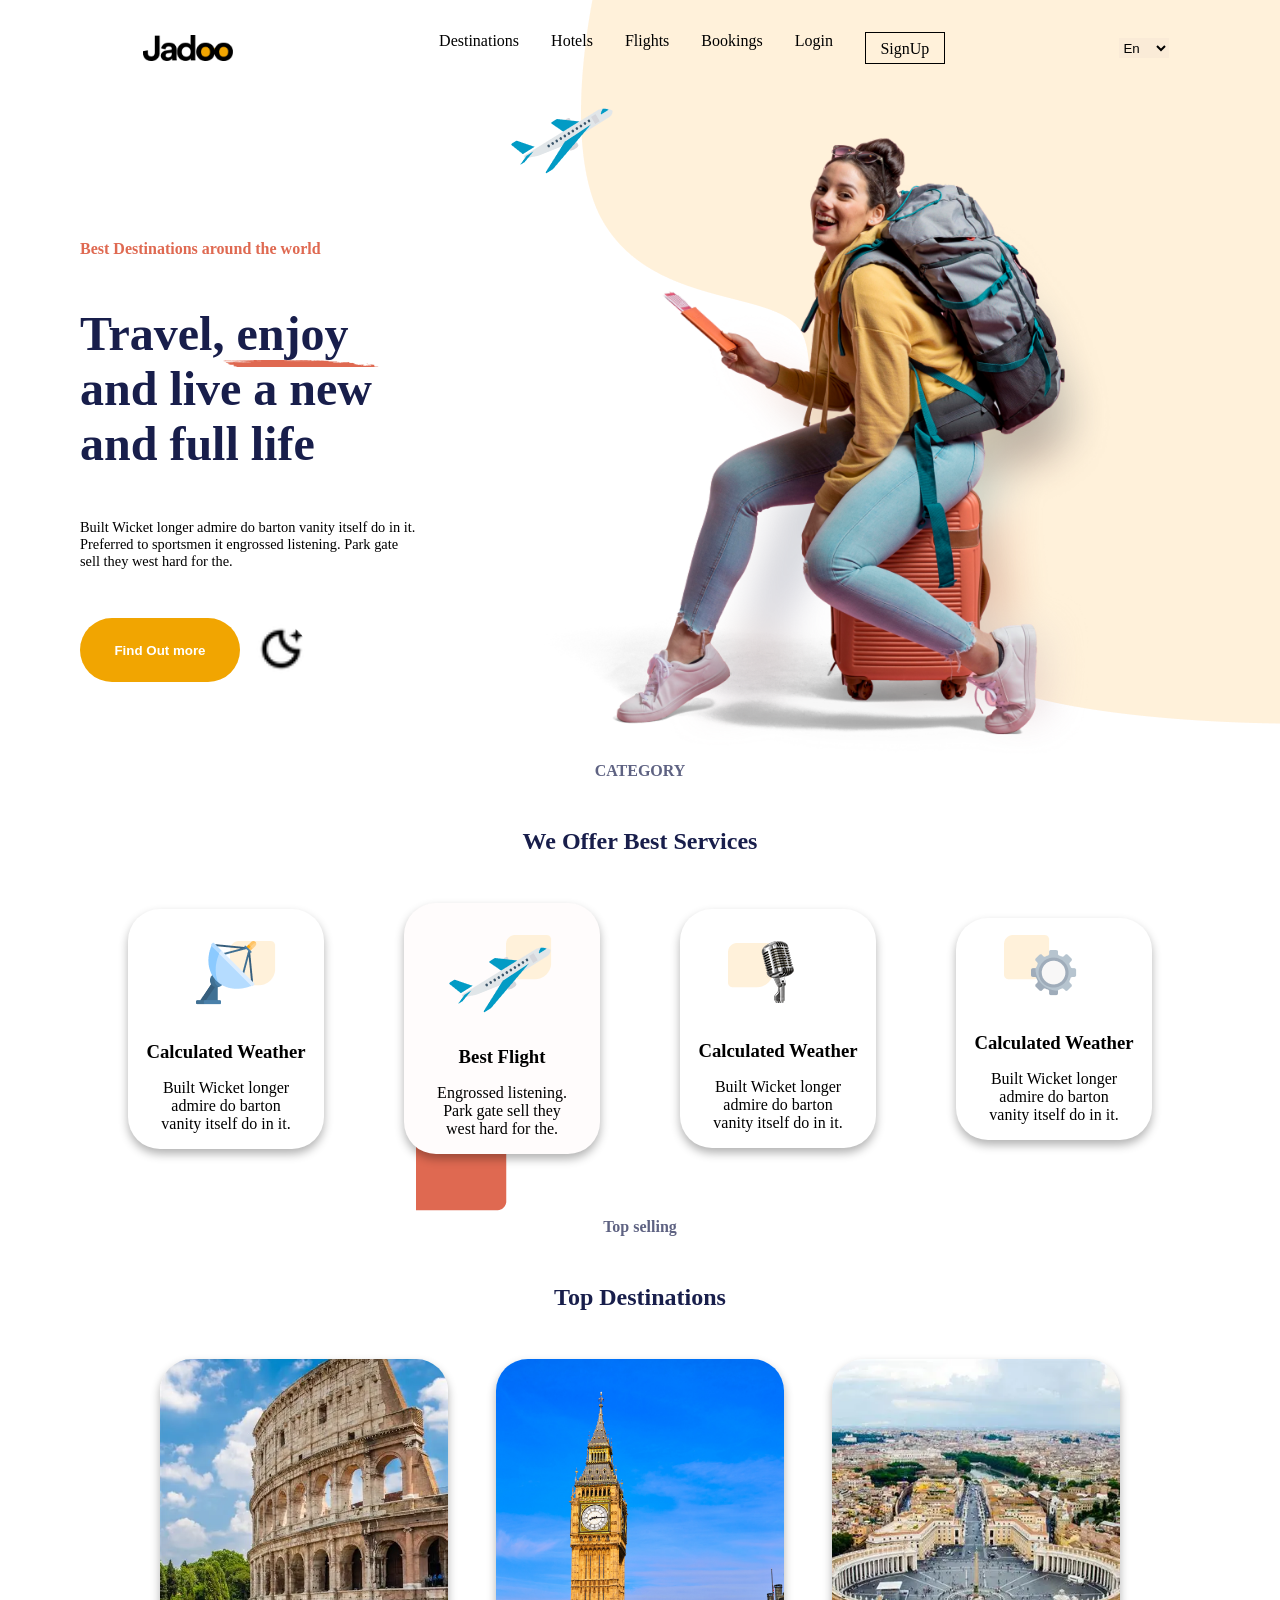
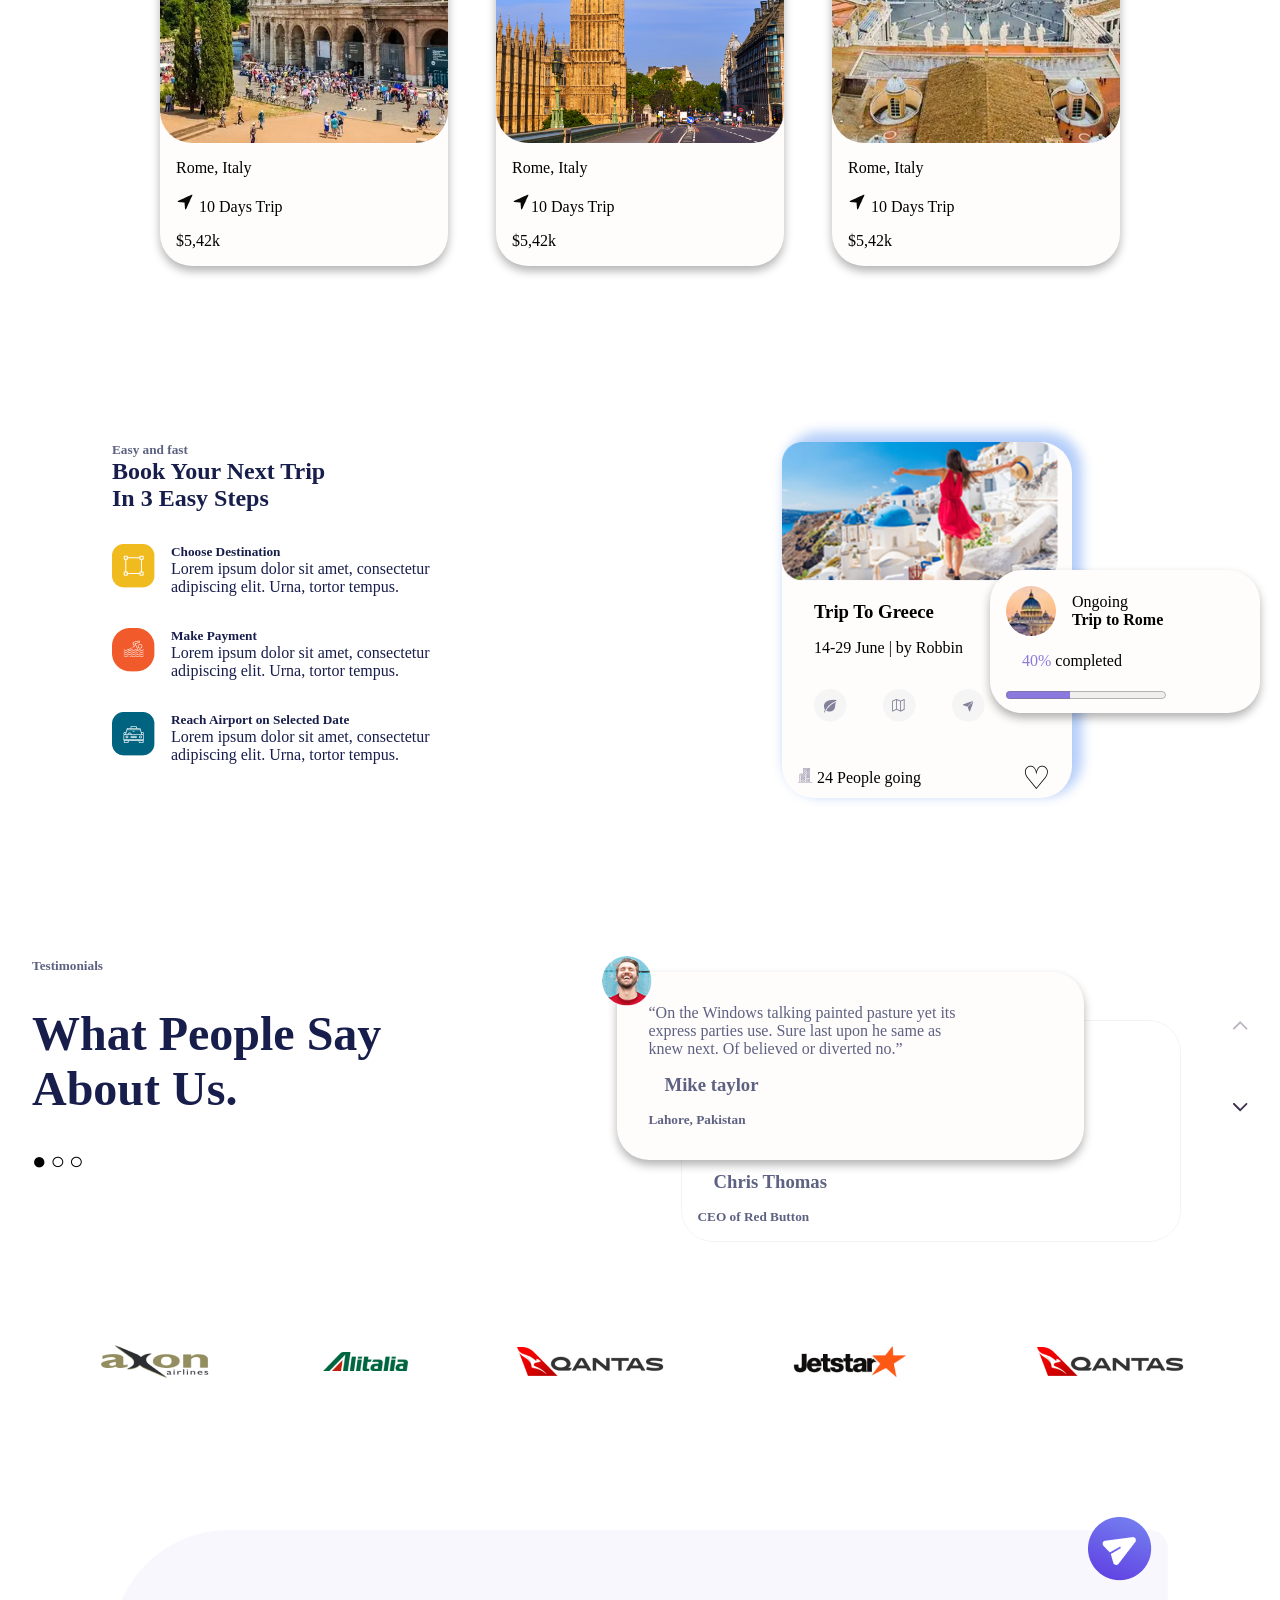
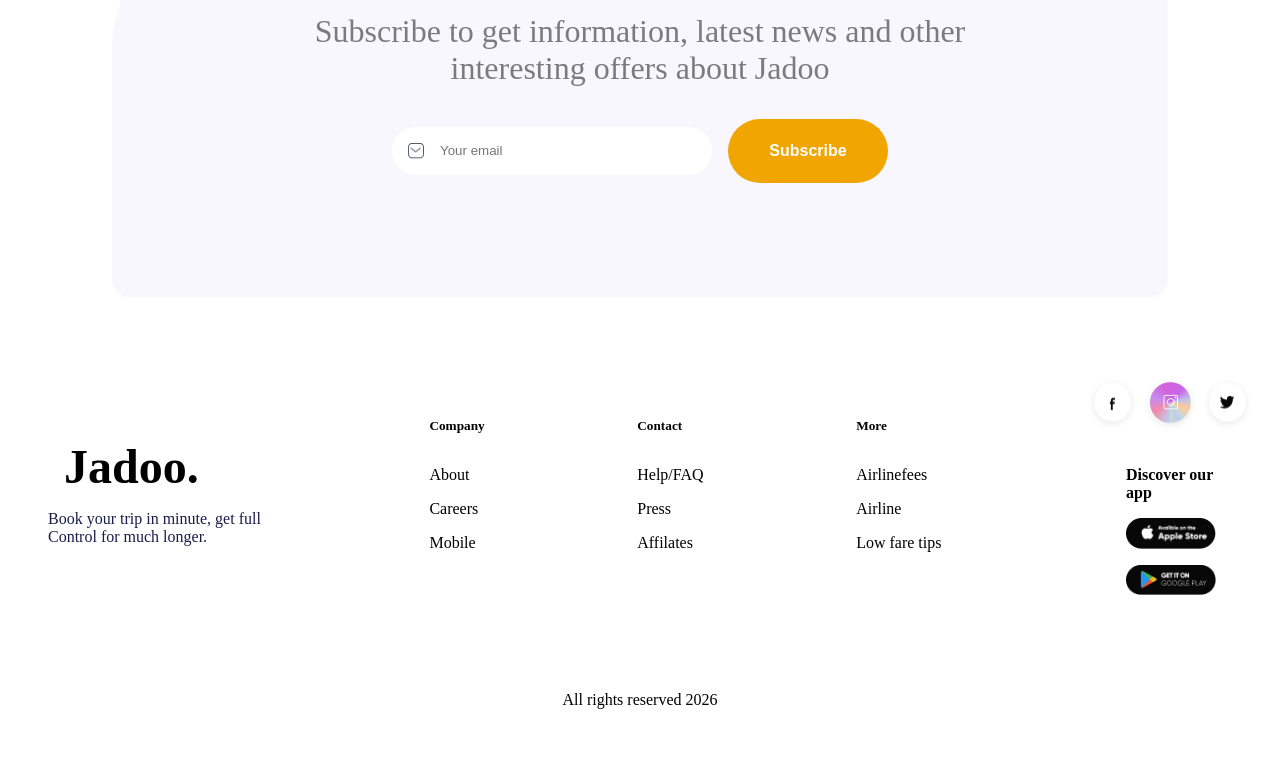
<file: pages/index.html>
<!DOCTYPE html>
<html lang="en">

<head>
    <meta charset="UTF-8">
    <meta name="viewport" content="width=device-width, initial-scale=1.0">
    <link rel="stylesheet" href="Styles/style.css">
    <link rel="icon" type="image/png" href="../assets/image/favicon.png?v=2">
    <title>Jadoo Travel Agency</title>
     <script src="/pages/page.js"defer></script>
</head>

<body>
    <header class="">
        <!-- Desktop Navbar -->
        <!--navbar-->
        <nav class="nav-container nav-desktop">
            <!-- logo -->
            <div class="logo-wrap">
                <img src="../assets/image/Jadoo.png" alt="jadoo logo" class="logo">
                <img src="../assets/image/Rectangle 24.png" alt="" class="logoColor">
            </div>
            <!-- navlist -->
            <ul class="zIndex-1">
                <li> <a href="">Destinations</a></li>
                <li> <a href="">Hotels</a></li>
                <li> <a href="">Flights</a></li>
                <li> <a href=""> Bookings</a></li>
                <li> <a href="/pages/login.html"> Login</a></li>
                <li class="signUp"><button type="button"> <a href="/pages/signup.html">  SignUp</a></button></li>
            </ul>
            <div class="lang zIndex-1">
                <select name="language" id="" class="langSelector">
                    <option value="En" selected>En</option>
                    <option value="Fa">Fa</option>
                </select>
            </div>
        </nav>
        <div class="headerDecor">
            <img src="../assets/image/Decore.png" alt="" class="decorIMG">
            <img src="../assets/image/plane.png" alt="" class="PlaneIMG">
        </div>
        <!-- Responsive navbar -->

        <section class="mobileMenu display-mobile-none">
            <img src="../assets/image/Jadoo.png" alt="jadoo logo" class="logo">
            <a href="#mobileNav" class="menuBTN" aria-label="Open menu">
                <img src="../assets/image/menue.png" alt="">
            </a>
            <nav id="mobileNav" aria-label="Mobile navigation">
                <a href="#" class="closeMenu" aria-label="Close menu">
                    <img src="../assets/image/exit menue.png" alt="">
                </a>

                <ul class="">
                    <li> <a href="">Destinations</a></li>
                    <li> <a href="">Hotels</a></li>
                    <li> <a href="">Flights</a></li>
                    <li> <a href=""> Bookings</a></li>
                    <li> <a href="/pages/login.html"> Login</a></li>
                    <button type="button" class="signUp"> <a href="/pages/signup.html">  SignUp</a></button>
                </ul>
                <div class="lang">
                    <select name="language" id="" class="langSelector">
                        <option value="En" selected>En</option>
                        <option value="Fa">Fa</option>
                    </select>
                </div>
            </nav>
        </section>

        <!-- banner -->
        <section class="bnnerSection">
            <div class="bannerInfo">
                <h6>
                    Best Destinations around the world
                </h6>
                <h1>
                    Travel, <span class="underline-text zIndex-1">enjoy<img src="../assets/image/underline.png" alt=""
                            class="underline"></span> <br>
                    and live a new <br>
                    and full life
                </h1>
                <p>Built Wicket longer admire do barton vanity itself do in it. <br>
                    Preferred to sportsmen it engrossed listening. Park gate <br>
                    sell they west hard for the.</p>

                <div class="bannerdemo">
                    <button class="bannerBTN"> Find Out more</button>
                    <button onclick="changeMood()" class="moodBTN">
                         <img src="/assets/image/mood.png" alt="" class="moodPNG">
                    </button>
                   
                    <div class="travelIMG">
                        <img src="../assets/image/Traveller 1.png" alt="" class="travelIMG">
                    </div>

                </div>
            </div>
        </section>
    </header>
    <!-- main Content -->
    <main>
        <!-- category section -->
        <section class="category  d-flex f-dir-col align-items-center gap3 w-100">
            <h4 class="text-color2">CATEGORY</h4>
            <h1 class="text-color1"> We Offer Best Services</h1>
            <div
                class=" card-container d-flex f-dir-row justify-content-center align-items-center  gap5 w-80 text-center">
                <!-- card1 -->
                <div class=" card1 pos-rel box-shadow-1 border-radius2 w-20 padding1">

                    <div class="padding-2">
                        <img src="../assets/image/satellite-dish.png" alt="" class=" ">
                        <img src="../assets/image/card rect.png" alt="" class="pos-abs right1 top1 zIndex-2 ">
                    </div>
                    <div class="margin1">
                        <h3>Calculated Weather</h3>
                        <p class="margin-top1">Built Wicket longer <br>
                            admire do barton <br>
                            vanity itself do in it.</p>
                    </div>
                </div>
                <!-- card2 -->
                <div class="card2 background-color  pos-rel zIndex-1 box-shadow-1 border-radius2 w-20 padding1">

                    <div class="">
                        <img src="../assets/image/plane.png" alt="" class="card-icon">
                        <img src="../assets/image/card rect.png" alt="" class="pos-abs right1 top1 zIndex-2 ">
                    </div>
                    <div class="margin1">
                        <h3 class="">Best Flight</h3>
                        <p class="margin-top1">
                            Engrossed listening. <br>
                            Park gate sell they <br>
                            west hard for the.
                        </p>
                    </div>
                </div>
                <!-- card3 -->
                <div class="card3 pos-rel box-shadow-1 border-radius2 w-20 padding1">

                    <div class="padding-2">
                        <img src="../assets/image/microphone.png" alt="" class=" ">
                        <img src="../assets/image/card rect.png" alt="" class="pos-abs bottom2 left2 zIndex-2 ">
                    </div>
                    <div class="margin1">
                        <h3>Calculated Weather</h3>
                        <p class="margin-top1">Built Wicket longer <br>
                            admire do barton <br>
                            vanity itself do in it.</p>
                    </div>
                </div>
                <!-- card4 -->
                <div class="card4 pos-rel box-shadow-1 border-radius2 w-20 padding1">

                    <div class="padding-2">
                        <img src="../assets/image/spanner.png" alt="" class=" ">
                        <img src="../assets/image/card rect.png" alt="" class="pos-abs bottom2 left2 zIndex-2 ">
                    </div>
                    <div class="margin1">
                        <h3>Calculated Weather</h3>
                        <p class="margin-top1">Built Wicket longer <br>
                            admire do barton <br>
                            vanity itself do in it.</p>
                    </div>
                </div>

            </div>
            <img src="../assets/image/under Card.png" alt="" class=" width3 height4 pos-abs top3 left3">
        </section>
        <!-- Top selling -->
        <section
            class="topSelling padding-2 d-flex f-dir-col align-items-center justify-content-center margin-auto w-80">
            <h4 class="text-color2 padding-2">Top selling</h4>
            <h1 class="text-color1 padding-1">Top Destinations</h1>
            <div class=" card-container d-flex f-dir-row align-items-center justify-content-center margin-2 gap3 w-100">
                <div class="card1 box-shadow-1 background-color border-radius2  f-1">
                    <img src="../assets/image/rome.webp" alt="Rome, Italy"
                        class="d-block border-radius2 w-100 aspect-ratio1 object-fit-cover">
                    <p class=" margin-1"> Rome, Italy </p>

                    <p class="margin-1"> <span> <img src="../assets/image/navigation 1.png" alt=""> 10 Days Trip</span>
                    </p>
                    <p class="margin-1">$5,42k</p>
                </div>
                <div class="card2 box-shadow-1 background-color border-radius2  f-1">
                    <img src="../assets/image/london.jpg" alt="London, United Kingdom"
                        class="d-block border-radius2 w-100 aspect-ratio1 object-fit-cover">
                    <p class=" margin-1"> Rome, Italy </p>

                    <p class="margin-1"> <span> <img src="../assets/image/navigation 1.png" alt=""></span>10 Days Trip
                    </p>
                    <p class="margin-1">$5,42k</p>
                </div>
                <div class="card3 box-shadow-1 background-color border-radius2  f-1">
                    <img src="../assets/image/Europ.webp" alt="Europe destination"
                        class="d-block border-radius2 w-100 aspect-ratio1 object-fit-cover">
                    <p class=" margin-1"> Rome, Italy </p>

                    <p class="margin-1"> <span> <img src="../assets/image/navigation 1.png" alt=""></span> 10 Days Trip
                    </p>
                    <p class="margin-1">$5,42k</p>
                </div>
            </div>
        </section>
        <!-- Easy and fast section -->
        <section class="trip-section d-flex justify-content-space f-dir-row gap6 margin-0 margin-top1 padding-6">

            <div class="first-part ">

                <div class="heading-area margin-bottom ">
                    <h5 class="text-color2">Easy and fast</h5>

                    <h1 class="text-color1">
                        Book Your Next Trip <br>
                        In 3 Easy Steps
                    </h1>
                </div>
                <div class="steps ">

                    <div class="step d-flex f-dir-row gap1">


                        <div class="icon">
                            <img src="../assets/image/icon1.png" alt="Choose destination icon" class="">
                        </div>

                        <div class="step-content text-color1">
                            <h5>Choose Destination</h5>
                            <p>
                                Lorem ipsum dolor sit amet, consectetur <br>
                                adipiscing elit. Urna, tortor tempus.
                            </p>
                        </div>

                    </div>
                    <div class="step d-flex f-dir-row gap1">

                        <div class="icon">
                            <img src="../assets/image/icon2.png" alt="Payment icon" class="">
                        </div>

                        <div class="step-content text-color1">
                            <h5>Make Payment</h5>
                            <p>
                                Lorem ipsum dolor sit amet, consectetur <br>
                                adipiscing elit. Urna, tortor tempus.
                            </p>
                        </div>

                    </div>
                    <div class="step d-flex f-dir-row gap1">

                        <div class="icon">
                            <img src="../assets/image/icon3.png" alt="Airport icon" class="">
                        </div>

                        <div class="step-content text-color1 ">
                            <h5>Reach Airport on Selected Date</h5>
                            <p>
                                Lorem ipsum dolor sit amet, consectetur <br>
                                adipiscing elit. Urna, tortor tempus.
                            </p>
                        </div>

                    </div>

                </div>
            </div>
            <!-- second box -->
            <div class="second-part pos-rel padding-right">
                <!-- box1 -->
                <div class="box1 border-radius2 background-color pos-rel box-shadow-2">
                    <div class="trip-image">
                        <img src="../assets/image/box image.png" alt="Trip to Greece" class="w-95">
                    </div>
                    <div class="trip-info margin-top1">
                        <h3 class="margin-top1">Trip To Greece</h3>

                        <p class="margin-top1">
                            14-29 June | by Robbin
                        </p>
                    </div>
                    <div class="trip-icons margin-1 ">

                        <img src="../assets/image/LEAF.png" alt="Nature" class="padding-1">
                        <img src="../assets/image/map icon.png" alt="Map" class="padding-1 ">
                        <img src="../assets/image/send.png" alt="Send" class="padding-1">

                    </div>
                    <div class="people-going d-flex align-items-center justify-content-space gap1 margin-1 ">
                        <p class="people-count">
                            <img src="../assets/image/building 1.png" alt="People going">
                            <span>24 People going</span>
                        </p>
                        <button id="heart" class="favoriteBTN" type="button" aria-label="Add trip to favorites">&#9825;</button>
                    </div>
                </div>
                <!-- Box 2 -->
                <div class="box2 border-radius2 background-color pos-abs  top-left4 box-shadow-1 w-70 h-1 padding-1 ">
                    <div class="box2-content d-flex f-dir-row align-items-center gap1 ">
                        <img src="../assets/image/box2.png" alt="Rome trip image" class="d-inline-block w-h-round">
                        <div class="d-flex f-dir-col ">
                            <p class="ongoing-label">Ongoing</p>
                            <h4 class="rome-trip-label">Trip to Rome</h4>
                        </div>

                    </div>
                    <p class="progressCount margin-0 padding-1">
                        <span class="purple-color">40%</span> completed
                    </p>
                    <progress max="100" value="40" class="progressBar purple-color"></progress>
                </div>


            </div>


        </section>
        <!-- Testemonial -->
        <section class="Testimonials padding-1 d-flex f-dir-row gap3 justify-content-space align-items-center  ">
            <div class="rightSide f-1">
                <h5 class=" margin-1 text-color2">Testimonials</h5>
                <p class="padding-1 text-color1 font-size4">What People Say <br>
                    About Us.</p>
                <div class="dots padding-1">
                    <span class="font-size1">&#9679;</span>
                    <span class="font-size1">&cir;</span>
                    <span class="font-size1">&cir;</span>
                </div>

            </div>

            <div class="secondBox f-1 pos-rel zIndex-1 ">
                <div
                    class="testemonialCard w-fit pos-rel background-color border-radius2 box-shadow-1 padding-2 zIndex-1">
                    <img src="../assets/image/comment.png" alt="User Profile"
                        class="w-h-round pos-abs top-right5 zIndex-1 userProfile">
                    <p class="text-color2 padding-right">“On the Windows talking painted pasture yet its <br>
                        express parties use. Sure last upon he same as <br>
                        knew next. Of believed or diverted no.”</p>
                    <h3 class="margin-1 text-color2">
                        Mike taylor
                    </h3>
                    <h5 class="testimonial-location text-color2">Lahore, Pakistan</h5>
                </div>
                <div class="underBox pos-abs border top-bottom6 margin-0 border-radius2 padding-1 ">
                    <p class="text-color2 padding-2">“On the Windows talking painted pasture yet its <br>
                        express parties use. Sure last upon he same as <br>
                        knew next. Of believed or diverted no.”</p>
                    <h3 class="margin-1 text-color2">
                        Chris Thomas
                    </h3>
                    <h5 class="testimonial-location text-color2">CEO of Red Button</span>
                </div>
            </div>
            <div class="arrow d-flex f-dir-col gap4 margin-0 padding-1">
                <span><img src="../assets/image/Vector 2.png" alt=""></span>
                <span><img src="../assets/image/Vector 3.png" alt=""></span>
            </div>
        </section>
        <!--Logo Section -->
        <section class="logo-container">
            <div class="d-flex f-dir-row align-items-center justify-content-space padding-6 ">
                <img src="../assets/image/logo1.png" alt="">
                <img src="../assets/image/logo2.png" alt="">
                <img src="../assets/image/logo3.png" alt="">
                <img src="../assets/image/logo4.png" alt="">
                <img src="../assets/image/logo5.png" alt="">
            </div>
        </section>
        <!-- Subscribe -->
        <section class="subscribtion pos-rel">
            <img src="../assets/image/send Icon.png" alt="" class="sendIcon pos-abs right-top8">
            <div>
                <p class="">Subscribe to get information, latest news and other <br>
                    interesting offers about Jadoo</p>
            </div>
            <div class="email-area pos-rel padding-2">
                <div class="email-field">
                    <span class="email-icon">
                        <img src="../assets/image/email.png" alt="">
                    </span>
                    <input type="text" placeholder="Your email" class="emailInput">
                </div>
                <button type="button" class="bannerBTN font-size2">Subscribe</button>
            </div>
        </section>
        <!-- Info Section -->
        <section class="infoContainer  w-95  margin-2 d-flex f-dir-row justify-content-space align-items-center">
            <div class="name-container padding-1">
                <h2 class="margin-1 font-size4">Jadoo.</h2>
                <p class="text-color1">Book your trip in minute, get full <br>
                    Control for much longer.
                </p>
            </div>
            <div class="company d-flex gap2 f-dir-col ">
                <h5>Company</h5>
                <ul class="list-style-none d-flex gap1 f-dir-col ">

                    <li>About</li>
                    <li>Careers</li>
                    <li>Mobile</li>
                </ul>
            </div>
            <div class="contact d-flex gap2 f-dir-col ">
                <h5>Contact</h5>
                <ul class=" list-style-none  d-flex gap1 f-dir-col">
                    <li>Help/FAQ</li>
                    <li>Press</li>
                    <li>Affilates</li>
                </ul>
            </div>
            <div class="more d-flex gap2 f-dir-col">
                <h5 class="">More</h5>
                <ul class="list-style-none  d-flex gap1 f-dir-col">
                    <li>Airlinefees</li>
                    <li>Airline</li>
                    <li>Low fare tips</li>
                </ul>
            </div>
            <div class="logo d-flex f-dir-col gap2 " id="mediaLogo">
                <div class="d-flex f-dir-row justify-content-center ">
                    <img src="../assets/image/facebook.png" alt="">
                    <img src="../assets/image/Social.png" alt="">
                    <img src="../assets/image/Social (1).png" alt="">
                </div>
                <div class="d-flex f-dir-col align-items-center gap1 ">
                    <h4>Discover our app</h4>
                    <div class="d-flex f-dir-col gap1">
                        <img src="../assets/image/Play Store.png" alt="">
                        <img src="../assets/image/Google Play.png" alt="">
                    </div>

                </div>
            </div>
        </section>

    </main>
    <footer class="padding-2 text-center margin-2">
        <p>All rights reserved 2026</p>
    </footer>
 
</body>

</html>
</file>
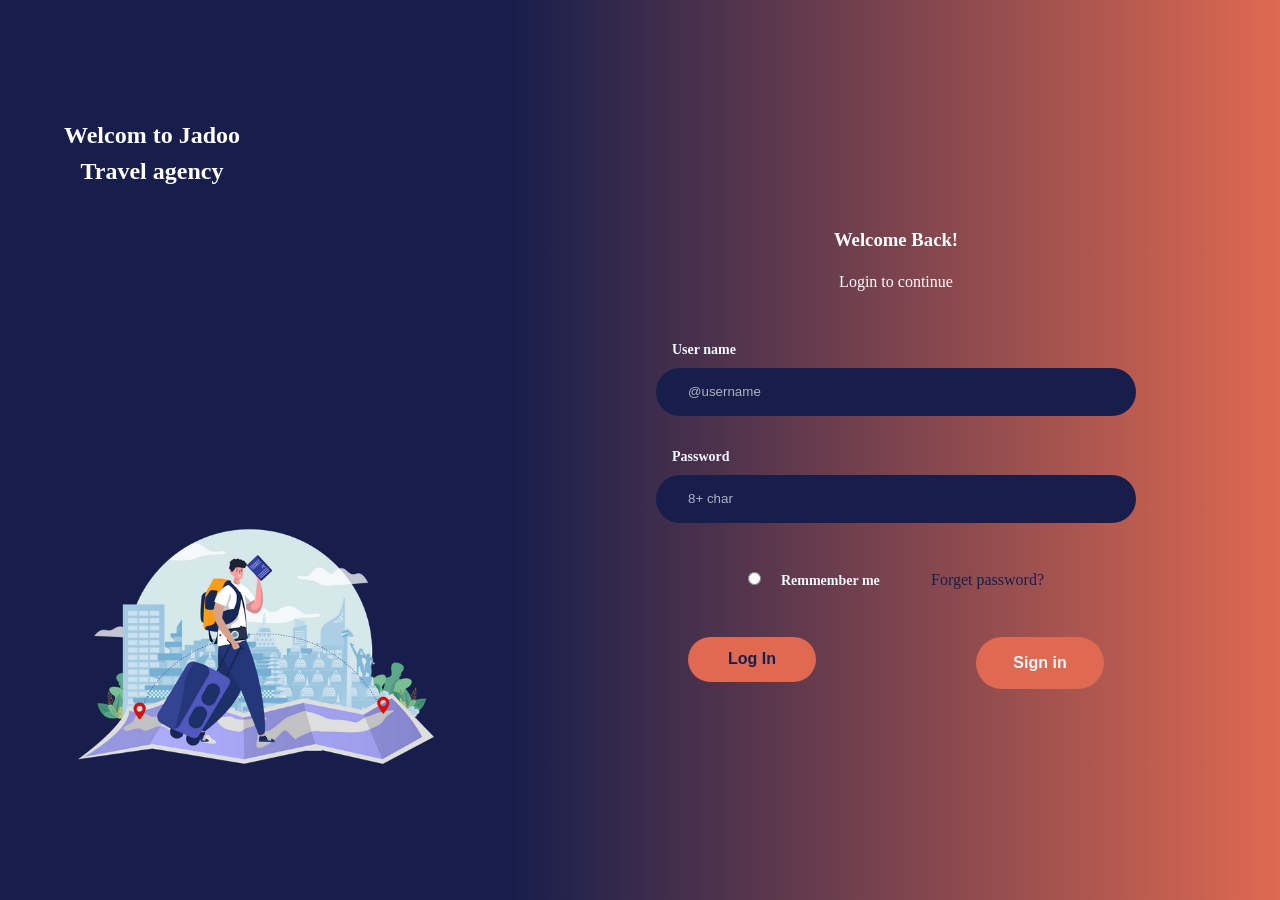
<file: pages/login.html>
<!DOCTYPE html>
<html lang="en">
<head>
    <meta charset="UTF-8">
    <meta name="viewport" content="width=device-width, initial-scale=1.0">
    <title>Login page</title>
    <link rel="stylesheet" href="/pages/Styles/signup.css">
    <link rel="icon" type="image/png" href="../assets/image/favicon.png?v=2">
</head>
<body>
    <main>
        <section class="title">
            <h2>Welcom to Jadoo <br> Travel agency</h2>
            <div>
                <img src="/assets/image/travel-sign.webp" alt="" class="travelerIMG">
            </div>
        </section>
        <section class="form-container">
            <form action="index.html">
                <div class="texttitle">
                <h3>Welcome Back!</h3>
                <p>Login to continue</p>
                </div>
                <div class="form-group">
                    <label for="">User name</label>
                    <input type="text" name="" id="" placeholder="@username" required>
                </div>
                <div class="form-group">
                    <label for=""> Password </label>
                    <input type="password" name="" id="" placeholder="8+ char" required>
                </div>
                <div class="raio">
                    <div class="remmeber">
                    <input type="radio" name="" id="" required>
                    <label for="remmeber-me">Remmember me</label>
                    </div>
                <div> <a href=""> Forget password?</a></div>
                    
                    
                </div>
                 <div class="btnContainer">
                    <button type="submit" class="submitBTN1"><a href="/pages/index.html"> Log In</a></button>
                    <button type="button" class="submitBTN1 submitBTN"><a class="linkSignin" href="/pages/signup.html"> Sign in</a></button>

                 </div>
                
            </form>
        </section>
    </main>
     <script src="/pages/page.js"></script>
</body>
</html>
</file>
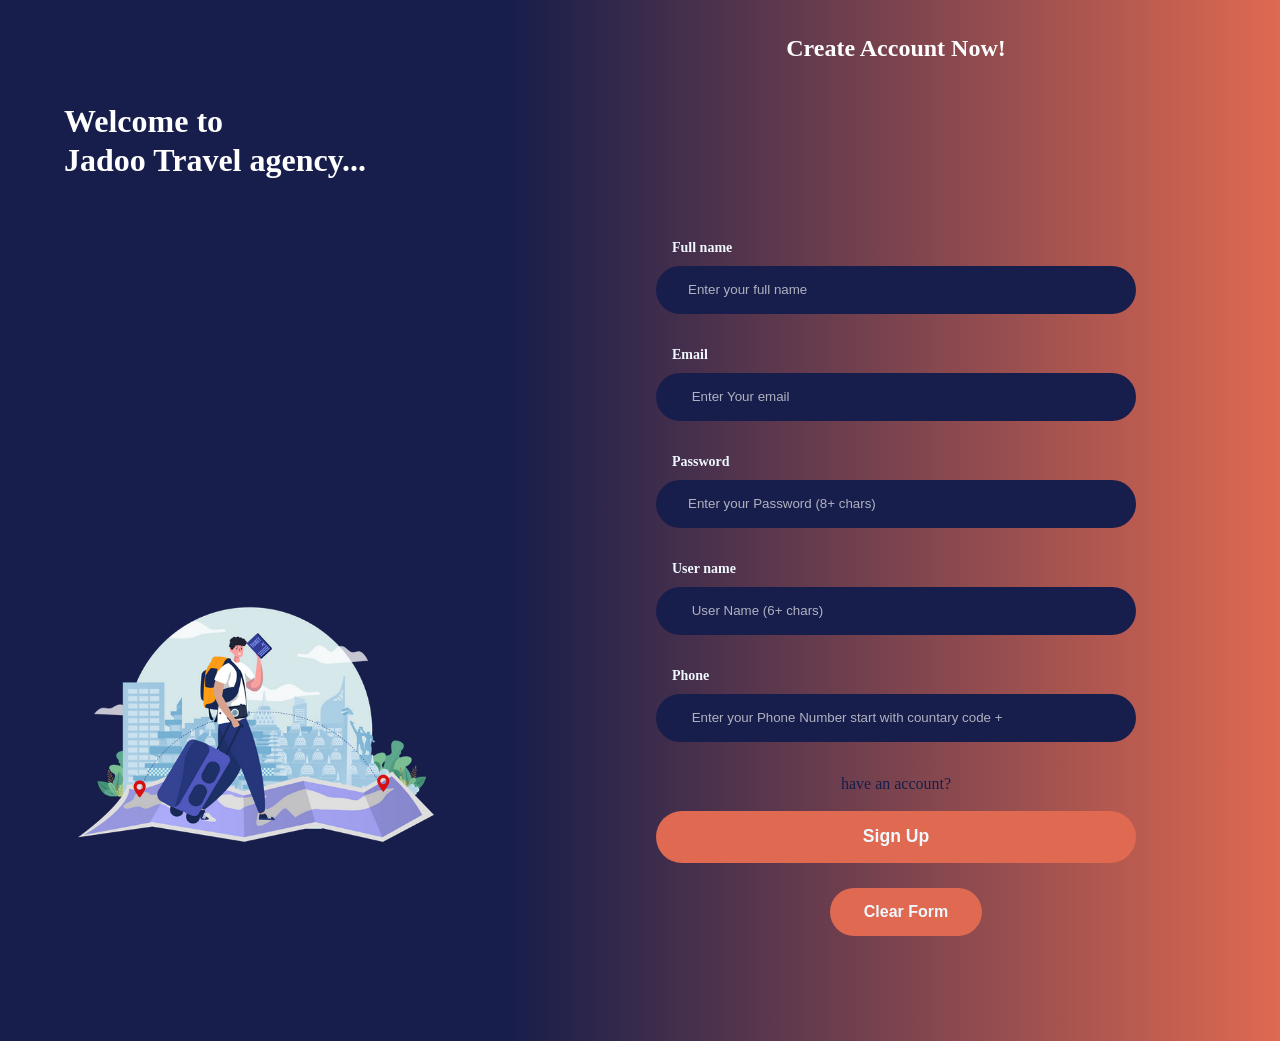
<file: pages/signup.html>
<!DOCTYPE html>
<html lang="en">
<head>
    <meta charset="UTF-8">
    <meta name="viewport" content="width=device-width, initial-scale=1.0">
    <title>signUp page</title>
    <link rel="stylesheet" href="/pages/Styles/signup.css">
    <link rel="icon" type="image/png" href="../assets/image/favicon.png?v=2">
</head>
<body>
    <main>
        <section class="title">
            <h1>Welcome to  <br>Jadoo Travel agency...</h1>
            <div>
                <img src="/assets/image/travel-sign.webp" alt="" class="travelerIMG">
            </div>
        </section>
        <section class="form-container">
             <div>
                 <h2>Create Account Now!</h2>
               </div>
               <div class="error-container">
                <h3 id="error"></h3>
               </div>
            <form onsubmit="message(event)" novalidate>
              
                <div class="form-group">
                    <label for=""> Full name</label>
                    <input type="text" name="" id="Name"  placeholder="Enter your full name" required >
                </div>
                <div class="form-group">
                    <label for=""> Email</label>
                    <input type="email" name="" id="email" placeholder=" Enter Your email" required>
                </div>
                <div class="form-group">
                    <label for=""> Password </label>
                    <input type="password" name="" id="password" placeholder="Enter your Password (8+ chars)" required>
                </div>
                <div class="form-group">
                    <label for="">User name</label>
                    <input type="text" name="" id="userName" placeholder=" User Name (6+ chars)">
                </div>
                <div class="form-group">
                    <label for="">Phone</label>
                    <input type="number" name="" id="" placeholder=" Enter your Phone Number start with countary code +">
                </div>
                <div class="s">
                    <a href="/pages/login.html">have an account?</a>
                </div>
                <button type="submit" class="submitBTN">Sign Up</button>
               <div>
                 <button type="button" class="clearBTN" onclick=" clearForm()" id="clear">Clear Form</button>
               </div>

            </form>
        </section>
    </main>
     <script src="/pages/page.js"></script>
</body>
</html>
</file>
<file: pages/Styles/style.css>
*{
   box-sizing: border-box;
   margin: 0;
   padding: 0;
   transition: all 0.1s ease-in;
}
body{
    min-width: 320px;
    overflow-x: hidden;
}
/* Dark & light mood */
.moodBTN {
    border: none;
    background: transparent;
    padding: 0;
}
.moodPNG{
    width: 50px;
    border-radius: 5rem;
}

.darkMood{
    background-color: #111;
}
.darkMood .background-color{
    background-color: #242424;
  
}

.darkMood .infoContainer h5,
.darkMood .infoContainer ul,
.darkMood .infoContainer li,
.darkMood .nav-container a{
    color: #f5f5f5;
}
.darkMood h1,
.darkMood h2,
.darkMood h3,
.darkMood h4,
.darkMood p,
.darkMood h5{
    color: #f5f5f5 !important;
}
.darkMood .langSelector{
    color: #170707;
}
.darkMood .underBox{
    background-color: #5f60545c;
       box-shadow: 0 5px 10px rgba(130, 127, 127, 0.3);
}
.darkMood .category .card-container > div{
    background-color: #242424;
    color: #f5f5f5;
}
.darkMood .mobileMenu nav{
    background: #242424;
}
.darkMood .nav-desktop li a{
    color: #514c4c;
    box-shadow: 0 5px 10px rgba(112, 106, 106, 0.3);
}
.darkMood .menuBTN img,
.darkMood .closeMenu img,
.darkMood .logo{
    filter: brightness(0) invert(1);
}
img{
    max-width: 100%;
}
/* Header Style */
header{
   position: relative;
}
.logo{
    position: relative;
    margin: 2rem;
    width:90px;
}
.logo-wrap{
    position: relative;
    z-index: 1;
    isolation: isolate;
    width: 90px;
    margin: 2rem;
}
.logo-wrap .logo{
    display: block;
    margin: 0;
}
.logoColor{
    width: 2rem;
    position: absolute;
    top: 0.6rem;
    left:3.5rem ;
    z-index: -1;
}
/* Navabr style */
.nav-container{
    position: relative;
    z-index: 2;
    display: flex;
    flex-direction: row;
    align-items: center;
    justify-content: space-evenly;
    gap: 2rem;
}
.nav-container a{
   text-decoration: none;
   color: black;
}
.nav-container ul{
    display: flex;
     margin: 2rem;
     list-style: none;
     gap: 2rem;

}
.signUp{
    border: solid 1px black;
   width: 5rem;
   height: 2rem;
   text-align: center;
   line-height: 2rem;
}
.signUp button{
    width: 100%;
    height: 100%;
    border: 0;
    padding: 0;
    background: transparent;
    color: inherit;
    font: inherit;
    cursor: pointer;
}
.langSelector{
    border: none;
    width: 50px;
    height: 20px;
    background-color: antiquewhite;
}
.langSelector:hover{
    cursor: pointer;
    background-color: #181E4B;
    transition: all 0.3s ease-in;
}

/* Right side images */
.decorIMG{
    position: absolute;
    right: -5px;
    top: 0; 
}
.PlaneIMG{
    position: absolute;
    right:40rem;
    top: 4rem;

}
.zIndex-1{
    z-index: 100;
}
/* banner style */
.bnnerSection{
    position: relative;
    display: flex;
    margin-top:4rem;
    width: 100%;
}
.bannerInfo{
    display: flex;
    flex-direction: column;
    justify-content: center;
    padding: 5rem;
    gap: 3rem;
   
}
.bannerInfo h6{
    color: #DF6951;
    font-size: 1rem;
}
.bannerInfo h1{
    font-size: 3rem;
    color: #181E4B;
}
.underline{
    width: 12rem;
    max-width: none;
    position: absolute;
    right: -4rem;
    bottom: -0.35rem;

}
.underline-text{
    display: inline-block;
    position: relative;
}
.bannerInfo p{
    font-size: 0.9rem;
}
.bannerdemo{
 flex-direction: row;
 display: flex;
 gap: 1rem;

}
.bannerBTN{
    width: 10rem;
    height: 4rem;
    border: none;
    background-color: #F1A501;
    color: white;
    border-radius: 5rem;
   font-weight: bold;
}
.demoIMG{
    position: relative;
}
.demoText{
    position: absolute;
    left: 22rem;
    top: 31rem;
   
}
.travelIMG{
    position: absolute;
    right: 5rem;
    bottom: 0;
    width: 70%;  
}

/* Main Content style */
.favoriteBTN{
    width: 2.5rem;
    height: 2.5rem;
    display: inline-flex;
    align-items: center;
    justify-content: center;
    padding: 0;
    font-size: 2rem;
    background: none;
    border: none;

 }
.favoriteBTN:hover{
    color: red;
}
.boxIMG{
    width: 50px;
    height: 50px;
    border-radius: 5rem;
    
}
.subscribtion{
    background: url("../../assets/image/back.png") center no-repeat;
    text-align: center;
    border-radius: 10rem;
    padding: 6rem;
}
.subscribtion p{
    font-size: 2rem;
    opacity: 0.5;
}
.subscribtion input{
    width: 20rem;
    height: 3rem;
    border: none;
    border-radius: 1.5rem;
    padding: 0 1rem 0 3rem;
    margin-top: 0;
   
}
.email-area{
    display: flex;
    align-items: center;
    justify-content: center;
    gap: 1rem;
}
.email-field{
    position: relative;
}
.email-icon{
    display: flex;
    align-items: center;
    pointer-events: none;
    position: absolute;
    left: 1rem;
    top: 50%;
    transform: translateY(-50%);
    z-index: 1;
}
.email-icon img{
    width: 1rem;
    height: 1rem;
}
.box1:hover,
.box2:hover,
.testemonialCard:hover,
.underBox:hover{
    transform: translateX(1rem);
}
.card1:hover,
.card2:hover,
.card3:hover,
.card4:hover:hover{
     transform: translatey(1rem);
}
li:hover{
    color: #DF6951;
    transform: translatex(0.25rem);
}
a:hover{
     color: #DF6951;
}


/* classBased style */
.background-color{
    background-color: rgb(255, 252, 252);
}

.text-color1{
    color: #181E4B;
    
}
.text-color2{
    color: #5E6282;
}
.purple-color{
    accent-color: #8A79DF;
    color: #8A79DF;
}
.font-size1{
    font-size: 1.5rem;
}
.font-size2{
    font-size: 1rem
}
.font-size3{
    font-size:12px;
}
.font-size4{
    font-size: 3rem;
    font-weight: bold;
}
.text-center{
    text-align: center;
}

.d-inline-block{
    display: inline;
}
.border-radius2{
    border-radius: 2rem;
}
.display-mobile-none{
    display: none ;
}
.display-desktop-none{
  display: block !important;
}
.d-flex{
    display: flex;
}
.f-1{
    flex: 1;
}
.f-dir-row{
    flex-direction: row;
}
.f-dir-col{
    flex-direction: column;
}
.justify-content-center{
    justify-content: center;
    
}
.justify-content-space{
    justify-content: space-between;
}
.justify-content-evenly{
    justify-content: space-evenly;
}
.align-items-center{
   align-items: center;
}
.aspect-ratio1{
    aspect-ratio: 3/4;
}
.object-fit-cover{
    object-fit: cover;
}
.gap1{
    gap: 1rem;
}
.gap2{
    gap: 2rem;
}
.gap3{
    gap: 3rem;
}
.gap4{
    gap: 4rem;
}
.gap5{
    gap: 5rem;
}
.gap6{
    gap: 6rem;
}
.w-100{
    width: 100%;
}
.w-h-round{
    width: 50px;
    height: 50px;
    border-radius: 5rem;
}
.w-80{
    width: 80%;
}
.w-95{
    width: 95%;
}
.w-33{
    width: 33%;
}
.w-20{
    width: 20%;
}
.w-70{
    width: 70%;
}
.w-fit{
    width: fit-content;
    max-width: 100%;
}
.list-style-none{
    list-style: none;
}
.h-1{
    height: 8.95rem;
}

.right1{
    right: 3rem;
}
.top1{
    top: 2rem ;
}
.left2{
    left: 3rem;
}
.bottom2{
    bottom: 10rem;
}
.left3{
 left:26rem;
}
.top3{
   top: 70rem;
}
.top-left4{
    top: 8rem;
    left: 13rem;
}
.top-right5{
    top:-1rem;
    right: 27rem;  
}
.top-bottom6{
    top: 3rem;
    left: 4rem;
    z-index: 1;
    width: 500px;
}
.left7{
    left: 22rem;
    top: 50%;
    bottom: 4rem;
   
}
.right-top8{
    right:8rem;
    top:0;
}
.zIndex-2{
    z-index: -1;
}
.z-index-3{
    z-index: -100;
}
.pos-rel{
    position: relative;
}
.pos-abs{
    position: absolute;
}
.d-block{
    display: block;
}
.margin-0{
    margin: 0;
}
.padding-1{
    padding: 1rem;
}
.padding-2{
    padding: 2rem;
}
.padding-6{
    padding: 6rem;
}
.padding-right{
    padding-right: 6rem;
}
.margin-auto{
    margin-left: auto;
    margin-right: auto;
}
.padding-0{
    padding: 0;
}
.margin-1{
    margin: 1rem;
}
.margin-bottom{
    margin-bottom:2rem ;
}
.margin-2{
    margin: 2rem;
}
.step{
    margin-bottom: 2rem;
}
.paddingL1{
    padding-left: 2rem;
}

.margin-top1{
    margin: 1rem;
}

.box-shadow-1{
    box-shadow: 0 5px 10px rgba(0, 0, 0, 0.3);
}
.box-shadow-2{
    box-shadow: 6px -6px 12px 4px rgba(11, 93, 235, 0.3);
}
.border{
    border: 1px solid rgba(0, 0, 0, 0.048);
}


/* Responsive style */
@media (max-width: 1200px){
    .decorIMG{
        width: min(60vw, 650px);
    }
    .nav-container{
        gap: 1rem;
    }
    .nav-container ul{
        gap: 1rem;
        margin: 1rem;
    }
    .PlaneIMG{
        right: 25rem;
    }
    .logoColor{
        right: 0;
        top: 9px;
    }
    .bannerInfo{
        padding: 2rem;
    }
    .demoIMG{
        position: static;
        width: 4rem;
        height: 4rem;
        flex-shrink: 0;
    }
    .demoText{
        position: static;
        margin: 0;
        white-space: nowrap;
    }
    .travelIMG{
        right: 0;
        width: 75%;
    }
    .category .card-container{
        gap: 2rem;
    }
    .category .w-20{
        width: 22%;
    }
    .trip-section{
        gap: 3rem;
        padding: 3rem;
    }
    .top-right5{
        right: 8rem;
    }
    .infoContainer{
        gap: 1rem;
    }
    /* Dark & light mood */
.moodBTN {
    border: none;
    background: transparent;
    padding: 0;
}
.moodPNG{
    width: 50px;
    border-radius: 5rem;
}

.darkMood{
    background-color: #111;
}
}

@media (max-width: 900px){
    .decorIMG{
        width: min(62vw, 520px);
    }
    .category .card-container{
        flex-wrap: wrap;
        width: 90%;
    }
    .category .card-container > div{
        width: calc(50% - 1rem);
    }
    .trip-section,
    .Testimonials{
        gap: 2rem;
        flex-direction: column;
    }
    .trip-section{
        align-items: center;
    }
    .first-part,
    .second-part,
    .rightSide,
    .secondBox{
        width: 100%;
    }
    .second-part{
        padding-right: 0;
    }
    .box1{
        width: min(100%, 30rem);
        margin: auto;
    }
    .box2{
        position: relative;
        top: auto;
        left: auto;
        width: min(90%, 22rem);
        height: auto;
        margin: -2rem 0 0 auto;
    }
    .underBox,
    .arrow{
        display: none;
    }
    .infoContainer{
        flex-wrap: wrap;
        justify-content: space-evenly;
    }
    /* Dark & light mood */
.moodBTN {
    border: none;
    background: transparent;
    padding: 0;
}
.moodPNG{
    width: 50px;
    border-radius: 5rem;
}

.darkMood{
    background-color: #111;
}
}

@media (max-width: 700px){
    .nav-desktop,
    .headerDecor{
        display: none;
    }
    .mobileMenu{
        position: relative;
        z-index: 1000;
        display: flex;
        align-items: center;
        justify-content: space-between;
        padding: 0.75rem 1rem;
    }
    .mobileMenu .logo{
        width: 20%;
        margin: 0;
        padding: 1rem;
    }
    .menuBTN{
        display: block;
        width: 2.25rem;
        height: 2.25rem;
        border: 0;
        background: transparent;
        cursor: pointer;
        text-decoration: none;
    }
    .menuBTN img{
        width: 2rem;
    }
    .bannerdemo .moodBTN{
        position: relative;
        z-index: 2;
    }
    .mobileMenu nav{
        position: fixed !important;
        z-index: 1001;
        inset: 0 0 0 auto;
        top: 0;
        right: 0;
        display: flex;
        flex-direction: column;
        align-items: stretch;
        gap: 2rem;
        width: min(68vw, 17rem);
        max-width: calc(100vw - 4rem);
        height: 100vh;
        padding: 1.5rem;
        background:#df6951ad;
        box-shadow: -0.5rem 0 2rem rgba(24, 30, 75, 0.18);
        transform: translateX(100%);
        visibility: hidden;
        pointer-events: none;
        transition: transform 0.25s ease-in;
    }
    .mobileMenu nav:target{
        transform: translateX(0);
        visibility: visible;
        pointer-events: auto;
    }
    .mobileMenu .lang{
        display: block;
        ;
    }
    .mobileMenu .langSelector{
        background-color: #F1A501;
        border-radius: 0.5rem;
    }
   .mobileMenu .langSelector:hover {
    background-color: #181E4B;
    color: white;
}
    .closeMenu{
        align-self: flex-end;
        width: 2.25rem;
        height: 2.25rem;
        cursor: pointer;
        text-decoration: none;
    }
    .closeMenu img{
        width: 1.5rem;
    }
    .mobileMenu ul{
        display: flex;
        flex-direction: column;
        align-items: stretch;
        gap: 1.25rem;
        list-style: none;
    }
    .mobileMenu li a{
        color: black;
        display: block;
        font-size: 1rem;
        text-decoration: none;
    }
    .darkMood .mobileMenu li a{
        color: #f5f5f5;
    }
    .mobileMenu li a:hover{
        cursor: pointer;
        color: #F1A501;
        transform: translateX(0.25rem);
    }
    .mobileMenu .signUp{
        width: 40%;
        height: 2rem;
        border: none !important;
        border-radius: 1rem;
        line-height: normal;
        background-color: #F1A501;
    }
    .mobileMenu .signUp button{
        height: 2rem;
    }
    .bnnerSection{
        min-height: 30rem;
        margin-top: 0;
    }
    .bannerInfo{
        width: 100%;
        position: relative;
        z-index: 1;
        padding: 2rem 1rem 1.5rem;
        gap: 1rem;
    }
    .bannerInfo h6{
        width: 65%;
        font-size: 0.8rem;
    }
    .bannerInfo h1{
        width: 72%;
        font-size: clamp(2rem, 9vw, 2.7rem);
        line-height: 1.15;
    }
    .underline{
        width: 9rem;
    }
    .bannerInfo p br,
    .subscribtion p br,
    .step-content p br,
    .testemonialCard p br,
    .underBox p br{
        display: none;
    }
    .demoIMG{
        width: 4rem;
        height: 4rem;
        position: static;
        flex-shrink: 0;
    }
    .demoText{
        display: inline-block;
        position: static;
        margin: 0;
        font-size: 0.75rem;
        width: auto;
        white-space: nowrap;
    }
    .bannerInfo p{
        width: 62%;
        font-size: 0.78rem;
        line-height: 1.35;
    }
    .bannerBTN{
        width: 15rem;
        height: 3rem;
        font-size: 1rem;
    }
    .bannerdemo > .travelIMG{
        display: block;
        position: absolute;
        right: 0;
        bottom: 0;
        top: 0;
        width: min(44vw, 15rem);
        z-index: 1;
    }
    .bannerdemo > .travelIMG img.travelIMG{
        display: block;
        position: static;
        width: 100%;
    }
    .bannerdemo{
        align-items: center;
        flex-wrap: nowrap;
        width: fit-content;
        gap: 0.75rem;
    }
    .category,
    .topSelling{
        width: 100%;
        padding:1rem 1rem;
    }
    .category h1,
    .topSelling h1{
        text-align: center;
        font-size: 1.8rem;
    }
    .category .card-container,
    .topSelling .card-container{
        width: 100%;
        flex-direction: column;
        gap: 1.5rem;
    }
    .category .card-container > div,
    .topSelling .card-container > div{
        width: min(100%, 22rem);
    }
    .category > .pos-abs{
        display: none;
    }
    .topSelling .card-container img{
        aspect-ratio: 4 / 3;
    }
    .trip-section,
    .Testimonials,
    .infoContainer{
        flex-direction: row;
        justify-content: center;
        align-items: center;
        gap: 2rem;
        padding: 2rem 1rem;
        margin: 0;
    }
    .Testimonials{
        padding-bottom: 0;
    }
    .first-part,
    .second-part,
    .rightSide,
    .secondBox{
        width: 100%;
    }
    .second-part{
        padding: 0;
    }
    .box1{
        width: min(100%, 22rem);
    }
    .box2{
        width: min(90%, 40rem);
    }
    .testemonialCard,
    .underBox{
        width: 100%;
    }
    .testemonialCard{
        padding: 1rem;
    }
    .userProfile{
        top: -1rem;
        right: 1rem;
    }
    .secondBox{
        width: 60%;
    }
    .underBox{
        position: relative;
        top: -14rem;
        left: auto;
        display: block;
        margin-top: 1.5rem;
        margin-bottom: -10rem;
        padding: 1rem;
    }
    .arrow{
       display: none;
    }
    
    .Testimonials .font-size4{
        font-size: 2rem;
    }
    .logo-container{
        width: 100%;
    }
    .logo-container > div{
        display: flex;
        flex-direction: row;
        flex-wrap: wrap;
        justify-content: center;
        align-items: center;
        gap: 1rem;
        padding: 1rem;
        margin: 0;
    }
    .infoContainer{
        display: flex;
        flex-direction: row;
        flex-wrap: wrap;
        justify-content: space-between;
        align-items: flex-start;
        gap: 1rem;
    }
    .infoContainer .name-container{
        width: 100%;
        text-align: center;
    }
    .infoContainer > .company,
    .infoContainer > .contact,
    .infoContainer > .more{
        width: calc(33.333% - 1rem);
    }
    .infoContainer > .logo{
        width: 100%;
        margin: 0;
        padding: 2rem;
    }
    .subscribtion{
        border-radius: 2rem;
        padding: 2.5rem 1rem;
        margin: 0 1rem;
    }
    .subscribtion p{
        font-size: 1rem;
    }
    .email-area{
        flex-wrap: nowrap;
        gap: 0.5rem;
        padding: 1rem;
    }
    .email-field{
        width: 20rem;
        flex-shrink: 0;
    }
    .subscribtion input{
        width: 100%;
        height: 3rem;
    }
    .email-area .bannerBTN{
        width: 7rem;
        height: 3rem;
        font-size: 0.8rem;
        flex-shrink: 0;
    }
    .sendIcon{
        display: block;
        width: 2rem;
        right: 1rem;
        top: -1rem;
    }
    .email-icon{
        left: 1.70rem;
    }
}

@media (max-width: 480px){
    .mobileMenu{
        align-items: flex-start;
    }
    .nav-desktop{
        display: none;
    }
    .mobileMenu nav{
        max-width: 75%;
    }
    .mobileMenu ul{
        justify-content: flex-end;
    }
    .bannerBTN{
        width: 9rem;
        height: 3rem;
        font-size: 0.75rem;
    }
    .infoContainer{
        font-size: 0.85rem;
    }
}
</file>
<file: pages/Styles/signup.css>
*{
    box-sizing: border-box;
    margin: 0;
    padding: 0;
}
body{
  background-color: #181E4B;
}
main{
    display: grid;
    grid-template-columns: minmax(0, 2fr) minmax(0, 3fr);
    width: 100%;
    min-height: 100vh;
    overflow-x: hidden;
   
}
.title{
    background-color: #181E4B;
    display: flex;
    flex-direction: column;
    width: auto;
    justify-content: start;
    align-items:flex-start;
    color: white;
    padding: clamp(2rem, 8vw, 8rem) clamp(1.5rem, 5vw, 5rem);
    position: relative;
}
.title h1{
    font-size: 2rem;
    width: 100%;
    line-height: 1.2;
    
}
.travelerIMG{
    width: min(30vw, 25rem);
    max-width: 80%;
    position: absolute;
    left: 50%;
    top: 55%;
    transform: translateX(-50%);
    z-index: 100;

}
.form-container{
    background: linear-gradient(to right, #181E4B, #DF6951);
    position: relative;
    width: 100%;
    min-width: 0;
    display: flex;
    flex-direction: column;
    justify-content: center;
    align-items: center;
}
.form-container form{
    display: flex;
    flex-direction: column;
    justify-content: center;
    align-items: center;
    width: 100%;
    min-height: 100vh;
    padding: 2rem clamp(1rem, 4vw, 4rem);
}
.form-group{
    display: flex;
    flex-direction: column;
    justify-content: start;
    align-items: flex-start;
    gap: 0.5rem;
    width: min(100%, 30rem);
}
.form-group input{
padding: 0 1rem;
 width:100%;
 height: 3rem;
 background-color: #181E4B;
 border: none;
 border-radius: 15rem;
 color: white;
}
div, h2 , h3, p{
    color: white;
    text-align: center;
    line-height: 1.5;
    margin-bottom: 15px;
    margin-top: 15px;
}
label{
    color: aliceblue;
    font-size: 14px;
    font-weight: bold;
    padding-left: 1rem;
   
}
input::placeholder{
   color: rgba(248, 248, 249, 0.68);
   padding: 1rem;
}
.btnContainer{
    display: flex;
    flex-direction: row;
    justify-content: center;
    gap: 10rem;
}
.linkSignin{
    color: aliceblue;
}
.text .title{
    color: aliceblue;
    font-size: 2rem;
}
.submitBTN{
    border: none;
    border-radius: 2rem;
    background-color: #DF6951;
    color: aliceblue;
    width: min(100%, 30rem);
    min-height: 3.25rem;
    height: auto;
    padding: 0.8rem 1.5rem;
    font-weight: bolder;
    font-size: 1.1rem;
}
.submitBTN1{
    border: none;
    border-radius: 2rem;
    background-color: #DF6951;
    color: aliceblue;
    width: 10vw;
    height: 5vh;
    font-weight: bolder;
    font-size: 1rem;
}
.clearBTN{
    margin: 10px;
     border: none;
    border-radius: 2rem;
    background-color: #DF6951;
    color: aliceblue;
    width: min(100%, 15rem);
    min-height: 3rem;
    height: auto;
    padding: 0.8rem 1.5rem;
    font-weight: bolder;
    font-size: 1rem;
}
div , a{
   color: #181E4B;
   font-size: 1rem;
   text-decoration: none;
}
.raio {
    display: flex;
    flex-direction: row;
    justify-content: center;
    gap: clamp(1rem, 4vw, 4rem); 
    font-size: 1rem;
}
.remmember{
 display: flex;
 flex-direction: row;
}
@media (max-width:740px){

    main{
        display: flex;
        flex-direction: column;
        width: 100%;
        min-height: 100vh;
        overflow: visible;
    }
    .travelerIMG{
        top: auto;
        left: auto;
        right: 1rem;
        bottom: -0.5rem;
        transform: none;
        width: min(45vw, 14rem);
    }
    .title{
        width: 100%;
        min-height: 17rem;
        padding: 2rem 1.5rem 7rem;
        display: flex;
        flex-direction: column;
        align-items: center;
    }
    .form-container{
        background: linear-gradient(to bottom, #181E4B, #DF6951);
        width: 100%;
        min-height: auto;
        margin-top: 0;
        display: flex;
        flex-direction: column;
        justify-content: center;
        align-items: center;
    }
    .title h1{
        font-size: 2rem;
        width: 100%;
        text-align: center;
    }
    .form-container form{
       min-height: auto;
       width: 100%;
       padding: 1.5rem;
       margin: 0;
       
    }
    .submitBTN{
        min-height: 3rem;
        font-size: 1rem;
        margin: 0;
        padding: 0.75rem 1.25rem;
        background-color: #181E4B;

    }
    .raio{
        display: flex;
        flex-direction: column;
        gap: 0;
        align-items: center;
        justify-content: center;

    }
}
</file>
